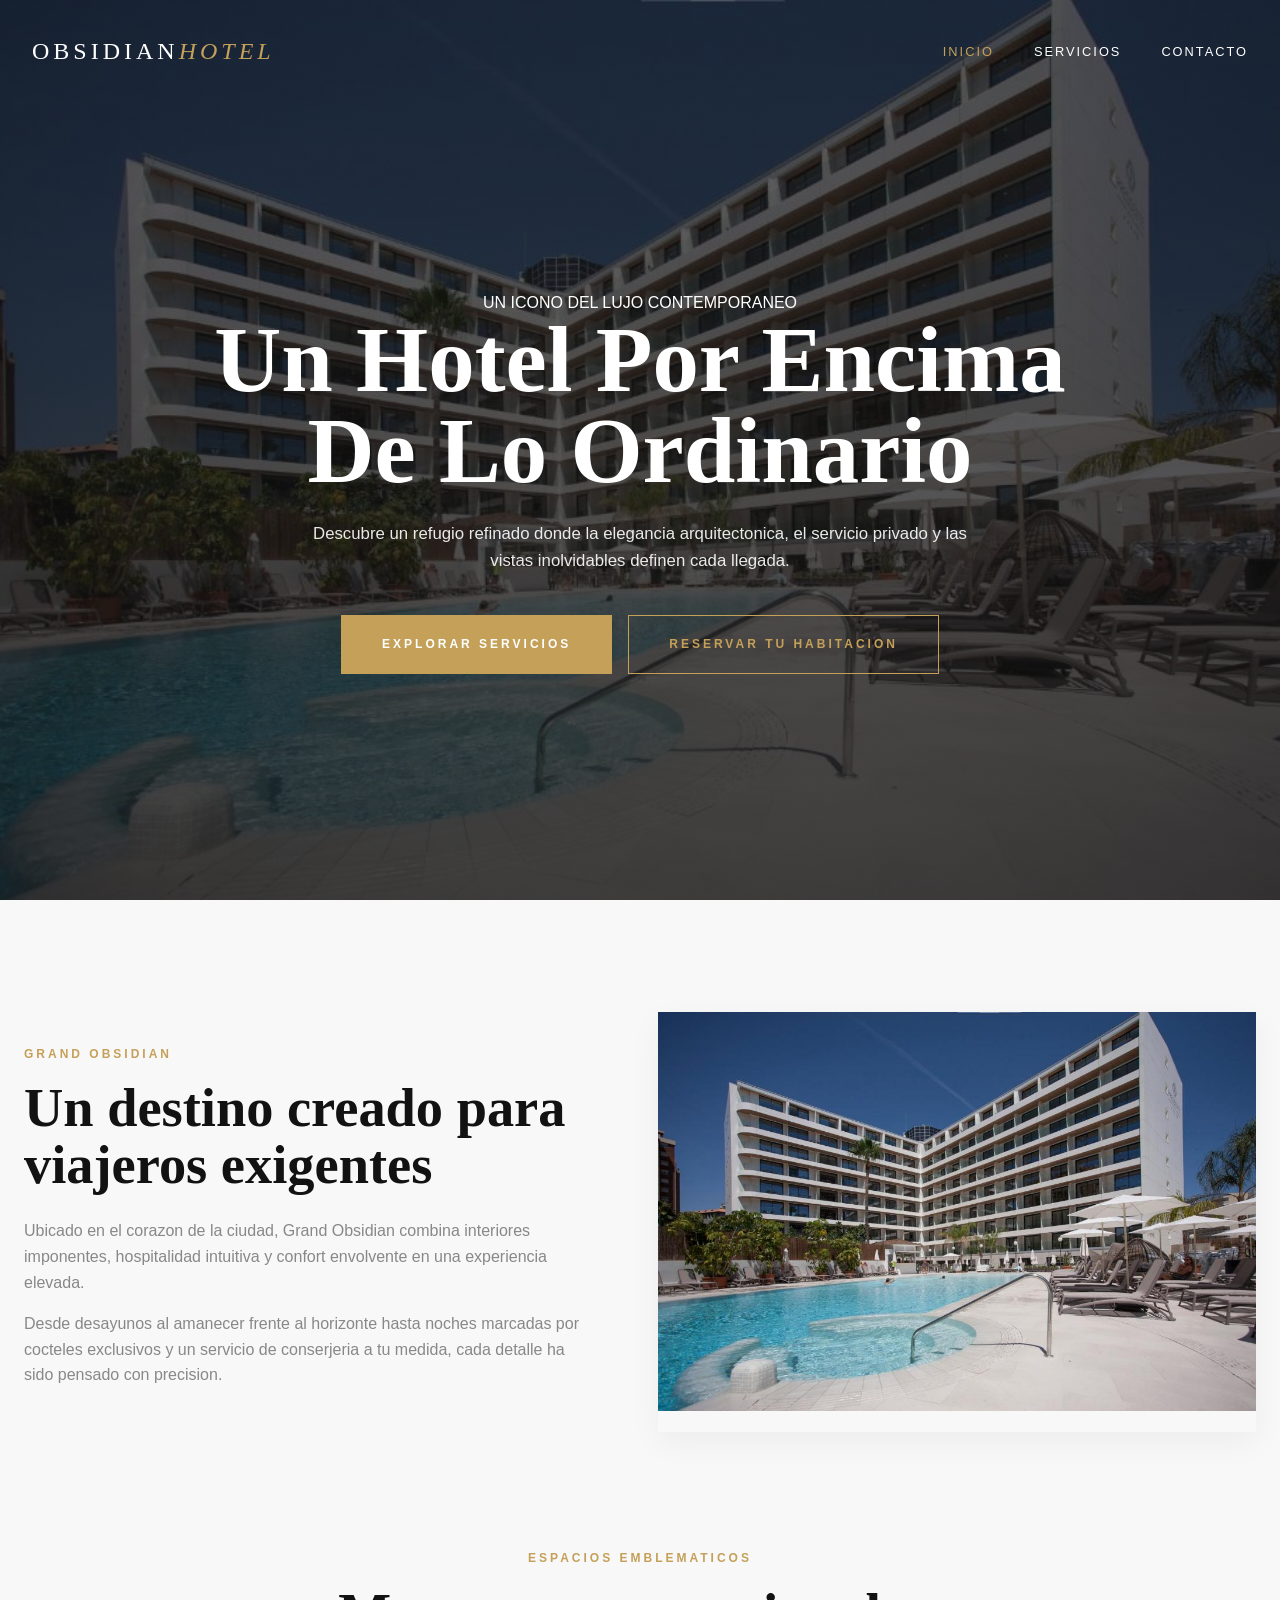
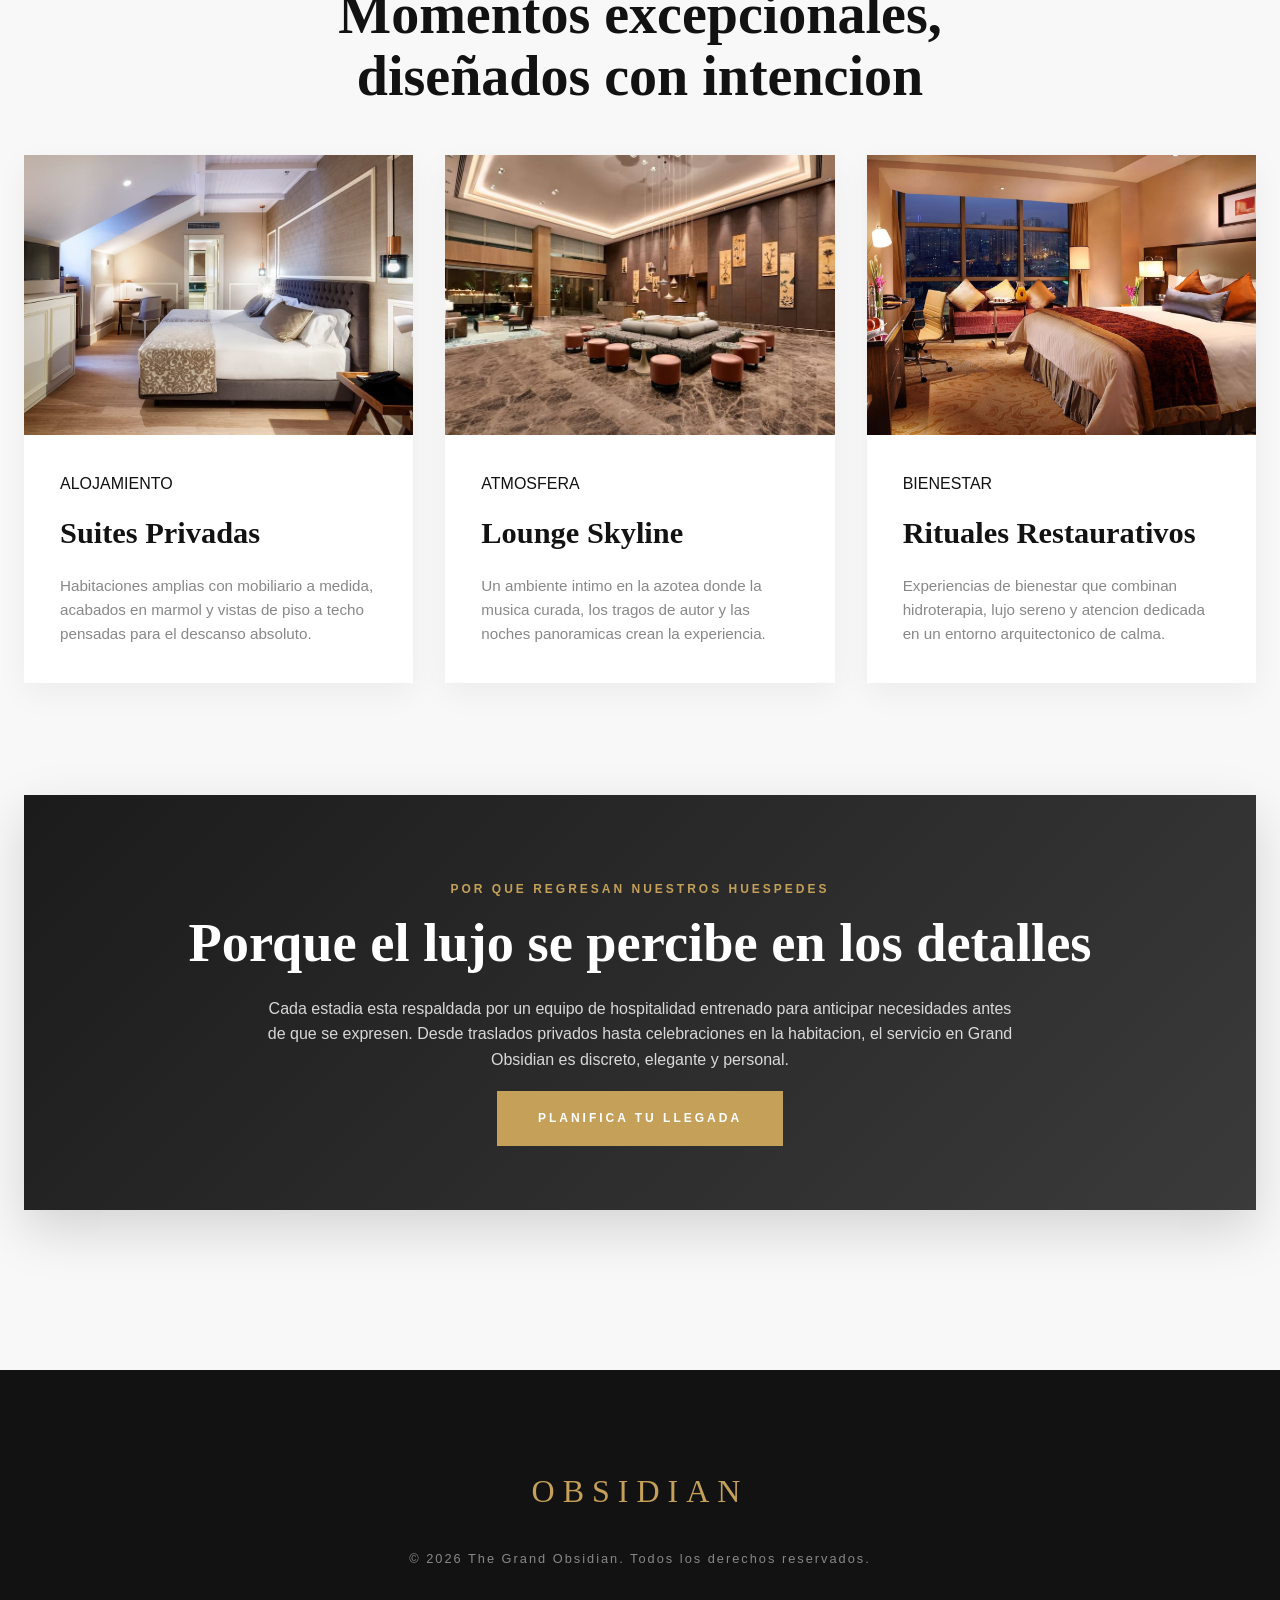
<file: index.html>
<!DOCTYPE html>
<html lang="es">
<head>
    <meta charset="UTF-8">
    <meta name="viewport" content="width=device-width, initial-scale=1.0">
    <title>Inicio | Hotel Obsidian</title>
    <link rel="stylesheet" href="css/style.css">
</head>
<body>

    <header class="main-header">
        <nav class="navbar" aria-label="Navegacion principal">
            <div class="logo">OBSIDIAN<span>HOTEL</span></div>

            <button class="menu-toggle" id="menu-btn" aria-label="Abrir menu">
                <span class="bar"></span>
                <span class="bar"></span>
            </button>

            <ul class="nav-links" id="nav-list">
                <li><a href="index.html" class="active">Inicio</a></li>
                <li><a href="servicios.html">Servicios</a></li>
                <li><a href="contacto.html">Contacto</a></li>
            </ul>
        </nav>
    </header>

    <main>
        <section class="home-hero" aria-labelledby="home-hero-title">
            <div class="home-hero__overlay">
                <div class="home-hero__content">
                    <span class="subtitle">UN ICONO DEL LUJO CONTEMPORANEO</span>
                    <h1 id="home-hero-title">Un Hotel Por Encima De Lo Ordinario</h1>
                    <p>Descubre un refugio refinado donde la elegancia arquitectonica, el servicio privado y las vistas inolvidables definen cada llegada.</p>
                    <div class="home-hero__actions">
                        <a href="servicios.html" class="btn-gold-ghost fill">Explorar Servicios</a>
                        <a href="contacto.html" class="btn-gold-ghost">Reservar Tu Habitacion</a>
                    </div>
                </div>
            </div>
        </section>

        <section class="home-intro" aria-labelledby="home-intro-title">
            <div class="home-intro__grid">
                <article class="home-intro__copy">
                    <span class="section-kicker">GRAND OBSIDIAN</span>
                    <h2 id="home-intro-title">Un destino creado para viajeros exigentes</h2>
                    <p>Ubicado en el corazon de la ciudad, Grand Obsidian combina interiores imponentes, hospitalidad intuitiva y confort envolvente en una experiencia elevada.</p>
                    <p>Desde desayunos al amanecer frente al horizonte hasta noches marcadas por cocteles exclusivos y un servicio de conserjeria a tu medida, cada detalle ha sido pensado con precision.</p>
                </article>

                <figure class="home-intro__media">
                    <img src="images/mainhotel.jpg" alt="Lobby de hotel de lujo con iluminacion calida y diseno elegante">
                </figure>
            </div>
        </section>

        <section class="home-features" aria-labelledby="home-features-title">
            <div class="section-heading">
                <span class="section-kicker">ESPACIOS EMBLEMATICOS</span>
                <h2 id="home-features-title">Momentos excepcionales, diseñados con intencion</h2>
            </div>

            <div class="home-features__grid">
                <article class="feature-card">
                    <div class="feature-card__image">
                        <img src="images/hotelroom.jpg" alt="Suite de hotel de lujo con ventanas panoramicas">
                    </div>
                    <div class="feature-card__content">
                        <span class="card-tag">ALOJAMIENTO</span>
                        <h3>Suites Privadas</h3>
                        <p>Habitaciones amplias con mobiliario a medida, acabados en marmol y vistas de piso a techo pensadas para el descanso absoluto.</p>
                    </div>
                </article>

                <article class="feature-card">
                    <div class="feature-card__image">
                        <img src="images/loungehotel.jpg" alt="Lounge en azotea con asientos elegantes y vista a la ciudad">
                    </div>
                    <div class="feature-card__content">
                        <span class="card-tag">ATMOSFERA</span>
                        <h3>Lounge Skyline</h3>
                        <p>Un ambiente intimo en la azotea donde la musica curada, los tragos de autor y las noches panoramicas crean la experiencia.</p>
                    </div>
                </article>

                <article class="feature-card">
                    <div class="feature-card__image">
                        <img src="images/rituales.jpg" alt="Cabina de spa con velas y acabados premium">
                    </div>
                    <div class="feature-card__content">
                        <span class="card-tag">BIENESTAR</span>
                        <h3>Rituales Restaurativos</h3>
                        <p>Experiencias de bienestar que combinan hidroterapia, lujo sereno y atencion dedicada en un entorno arquitectonico de calma.</p>
                    </div>
                </article>
            </div>
        </section>

        <section class="home-story" aria-labelledby="home-story-title">
            <div class="home-story__panel">
                <span class="section-kicker">POR QUE REGRESAN NUESTROS HUESPEDES</span>
                <h2 id="home-story-title">Porque el lujo se percibe en los detalles</h2>
                <p>Cada estadia esta respaldada por un equipo de hospitalidad entrenado para anticipar necesidades antes de que se expresen. Desde traslados privados hasta celebraciones en la habitacion, el servicio en Grand Obsidian es discreto, elegante y personal.</p>
                <a href="contacto.html" class="btn-gold-ghost fill">Planifica Tu Llegada</a>
            </div>
        </section>
    </main>

    <footer class="main-footer">
        <div class="footer-logo">OBSIDIAN</div>
        <p>&copy; 2026 The Grand Obsidian. Todos los derechos reservados.</p>
    </footer>

    <script src="js/main.js"></script>
</body>
</html>
</file>
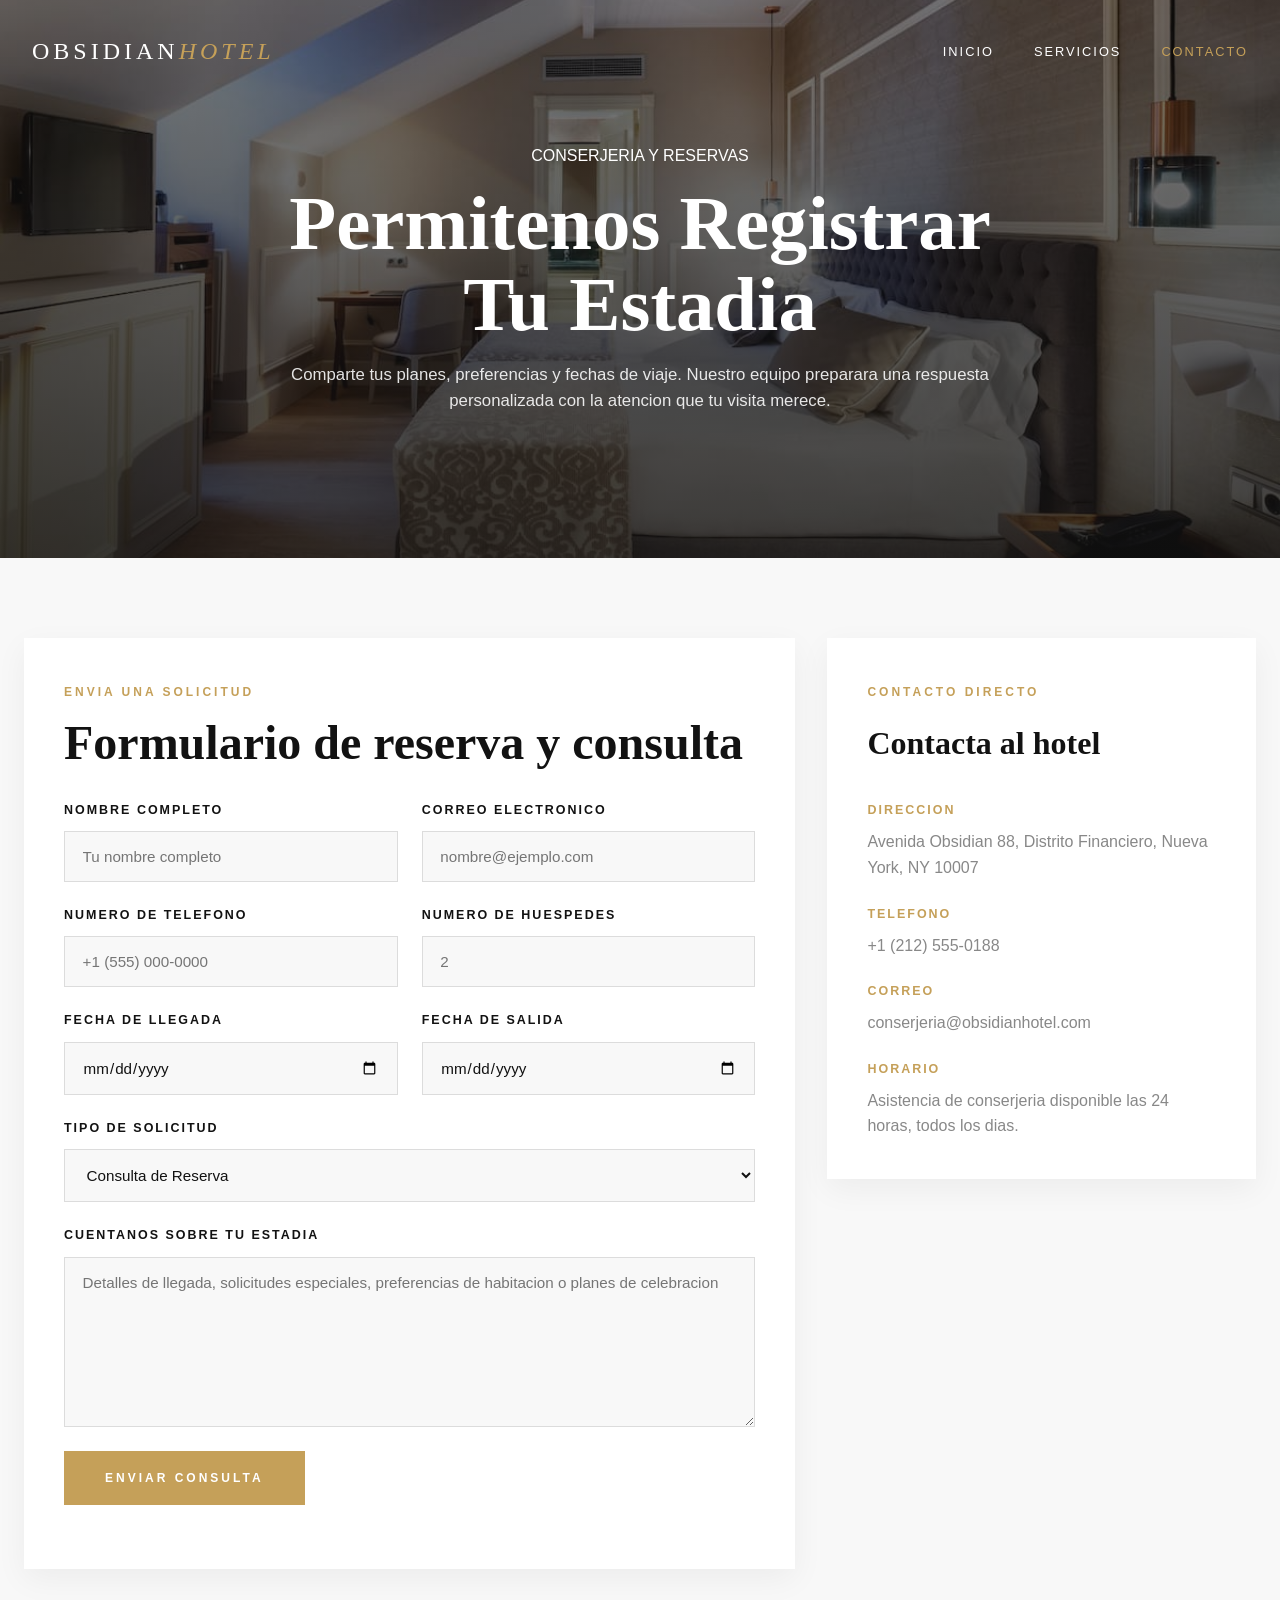
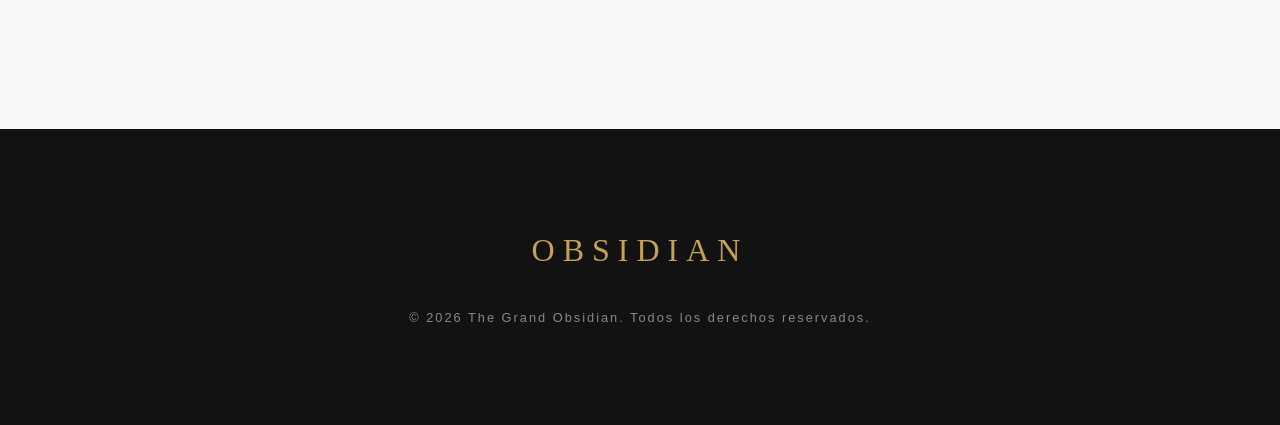
<file: contacto.html>
<!DOCTYPE html>
<html lang="es">
<head>
    <meta charset="UTF-8">
    <meta name="viewport" content="width=device-width, initial-scale=1.0">
    <title>Contacto | Hotel Obsidian</title>
    <link rel="stylesheet" href="css/style.css">

</head>
<body>

    <header class="main-header">
        <nav class="navbar" aria-label="Navegacion principal">
            <div class="logo">OBSIDIAN<span>HOTEL</span></div>

            <button class="menu-toggle" id="menu-btn" aria-label="Abrir menu">
                <span class="bar"></span>
                <span class="bar"></span>
            </button>

            <ul class="nav-links" id="nav-list">
                <li><a href="index.html">Inicio</a></li>
                <li><a href="servicios.html">Servicios</a></li>
                <li><a href="contacto.html" class="active">Contacto</a></li>
            </ul>
        </nav>
    </header>

    <main>
        <section class="contact-hero" aria-labelledby="contact-hero-title">
            <div class="contact-hero__overlay">
                <div class="contact-hero__content">
                    <span class="subtitle">CONSERJERIA Y RESERVAS</span>
                    <h1 id="contact-hero-title">Permitenos Registrar Tu Estadia</h1>
                    <p>Comparte tus planes, preferencias y fechas de viaje. Nuestro equipo preparara una respuesta personalizada con la atencion que tu visita merece.</p>
                </div>
            </div>
        </section>

        <section class="contact-layout" aria-labelledby="contact-form-title">
            <div class="contact-layout__grid">
                <article class="contact-form-card">
                    <span class="section-kicker">ENVIA UNA SOLICITUD</span>
                    <h2 id="contact-form-title">Formulario de reserva y consulta</h2>

                    <form class="contact-form" action="#" method="post">
                        <div class="contact-form__row">
                            <div class="form-group">
                                <label for="full-name">Nombre Completo</label>
                                <input type="text" id="full-name" name="full_name" class="form-input" placeholder="Tu nombre completo" required>
                            </div>

                            <div class="form-group">
                                <label for="email-address">Correo Electronico</label>
                                <input type="email" id="email-address" name="email_address" class="form-input" placeholder="nombre@ejemplo.com" required>
                            </div>
                        </div>

                        <div class="contact-form__row">
                            <div class="form-group">
                                <label for="phone-number">Numero de Telefono</label>
                                <input type="tel" id="phone-number" name="phone_number" class="form-input" placeholder="+1 (555) 000-0000">
                            </div>

                            <div class="form-group">
                                <label for="guest-count">Numero de Huespedes</label>
                                <input type="number" id="guest-count" name="guest_count" class="form-input" min="1" placeholder="2">
                            </div>
                        </div>

                        <div class="contact-form__row">
                            <div class="form-group">
                                <label for="arrival-date">Fecha de Llegada</label>
                                <input type="date" id="arrival-date" name="arrival_date" class="form-input">
                            </div>

                            <div class="form-group">
                                <label for="departure-date">Fecha de Salida</label>
                                <input type="date" id="departure-date" name="departure_date" class="form-input">
                            </div>
                        </div>

                        <div class="form-group">
                            <label for="request-type">Tipo de Solicitud</label>
                            <select id="request-type" name="request_type" class="form-input">
                                <option value="reservation">Consulta de Reserva</option>
                                <option value="event">Evento Privado</option>
                                <option value="spa">Reserva de Bienestar</option>
                                <option value="dining">Reserva Gastronomica</option>
                            </select>
                        </div>

                        <div class="form-group">
                            <label for="guest-message">Cuentanos Sobre Tu Estadia</label>
                            <textarea id="guest-message" name="guest_message" class="form-input form-textarea" rows="6" placeholder="Detalles de llegada, solicitudes especiales, preferencias de habitacion o planes de celebracion"></textarea>
                        </div>

                        <button type="submit" id="contact-submit" name="contact_submit" class="btn-gold-ghost fill form-submit-btn">Enviar Consulta</button>
                    </form>
                </article>

                <aside class="contact-sidebar" aria-labelledby="contact-details-title">
                    <article class="contact-info-card">
                        <span class="section-kicker">CONTACTO DIRECTO</span>
                        <h2 id="contact-details-title">Contacta al hotel</h2>

                        <div class="contact-info-list">
                            <div class="contact-info-item">
                                <h3>Direccion</h3>
                                <p>Avenida Obsidian 88, Distrito Financiero, Nueva York, NY 10007</p>
                            </div>

                            <div class="contact-info-item">
                                <h3>Telefono</h3>
                                <p><a href="tel:+12125550188">+1 (212) 555-0188</a></p>
                            </div>

                            <div class="contact-info-item">
                                <h3>Correo</h3>
                                <p><a href="mailto:conserjeria@obsidianhotel.com">conserjeria@obsidianhotel.com</a></p>
                            </div>

                            <div class="contact-info-item">
                                <h3>Horario</h3>
                                <p>Asistencia de conserjeria disponible las 24 horas, todos los dias.</p>
                            </div>
                        </div>
                    </article>

                </aside>
            </div>
        </section>
    </main>

    <footer class="main-footer">
        <div class="footer-logo">OBSIDIAN</div>
        <p>&copy; 2026 The Grand Obsidian. Todos los derechos reservados.</p>
    </footer>

    <script src="js/main.js"></script>
</body>
</html>
</file>
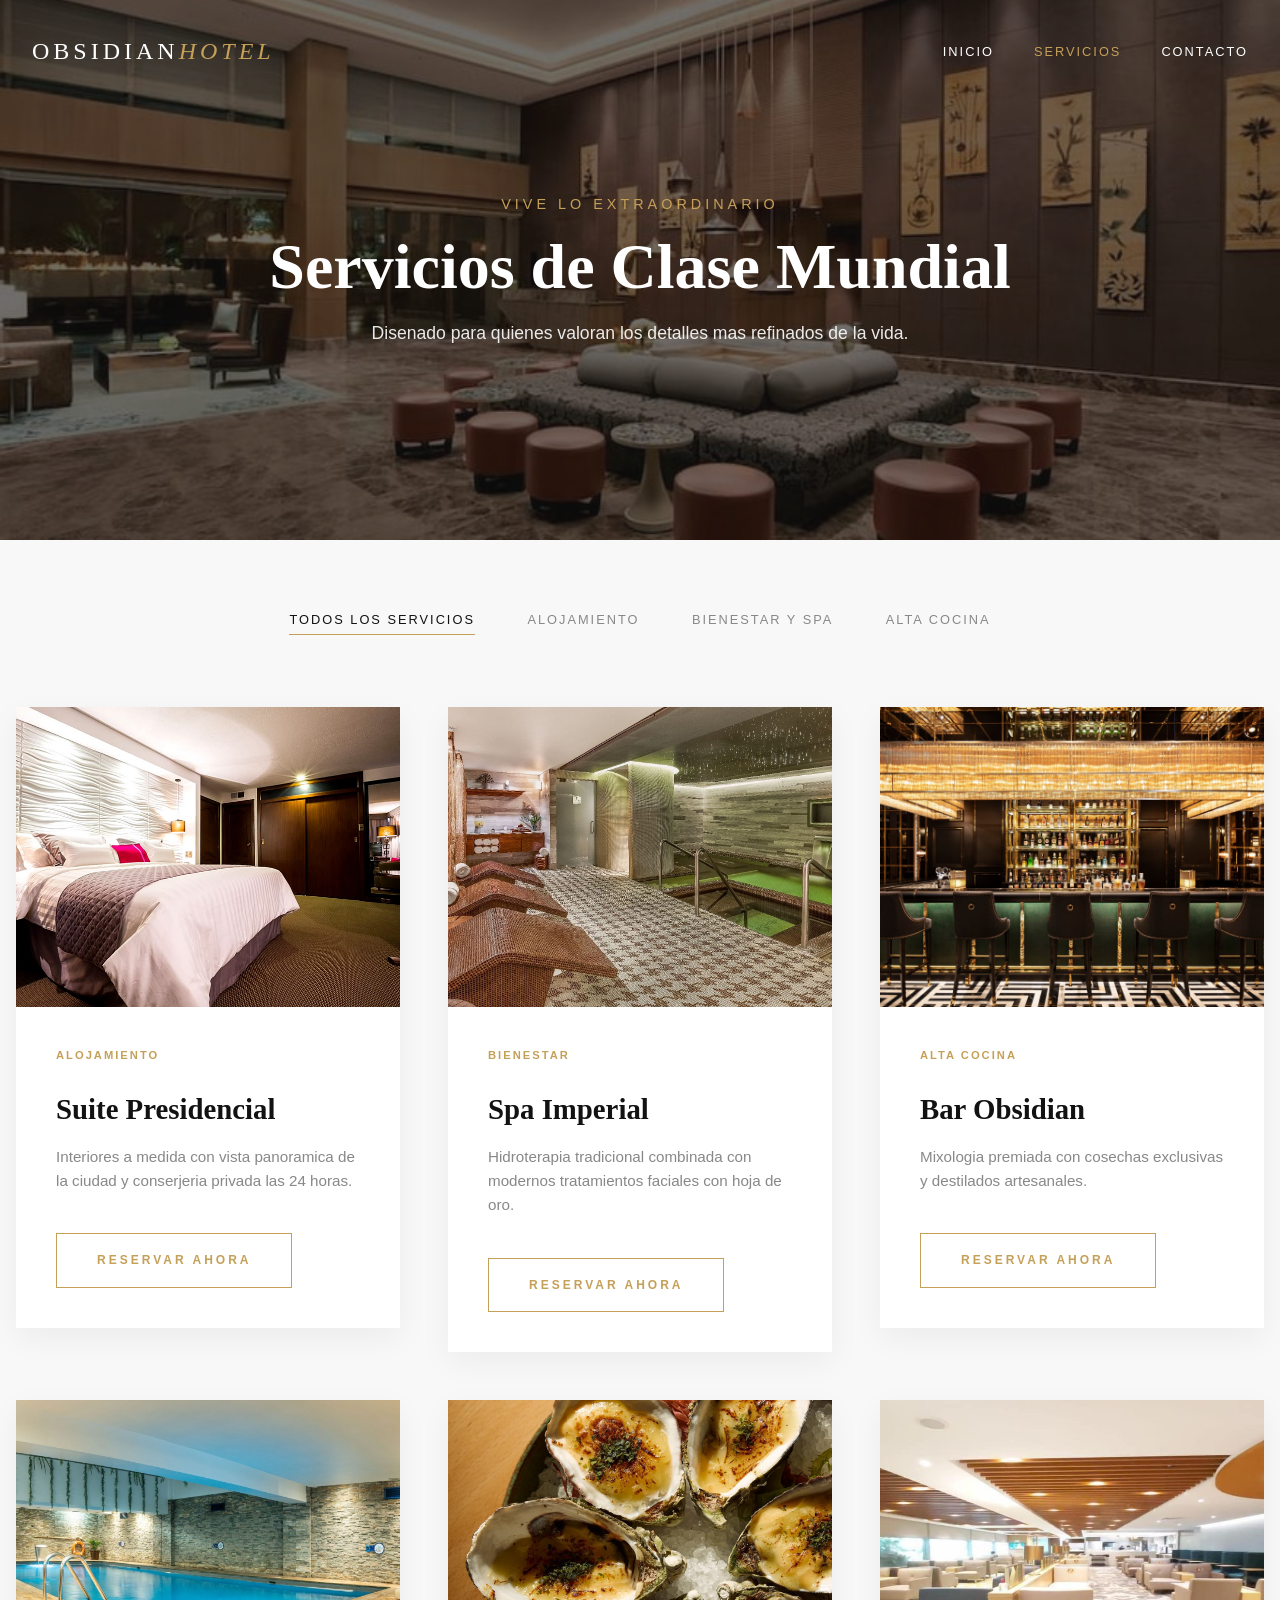
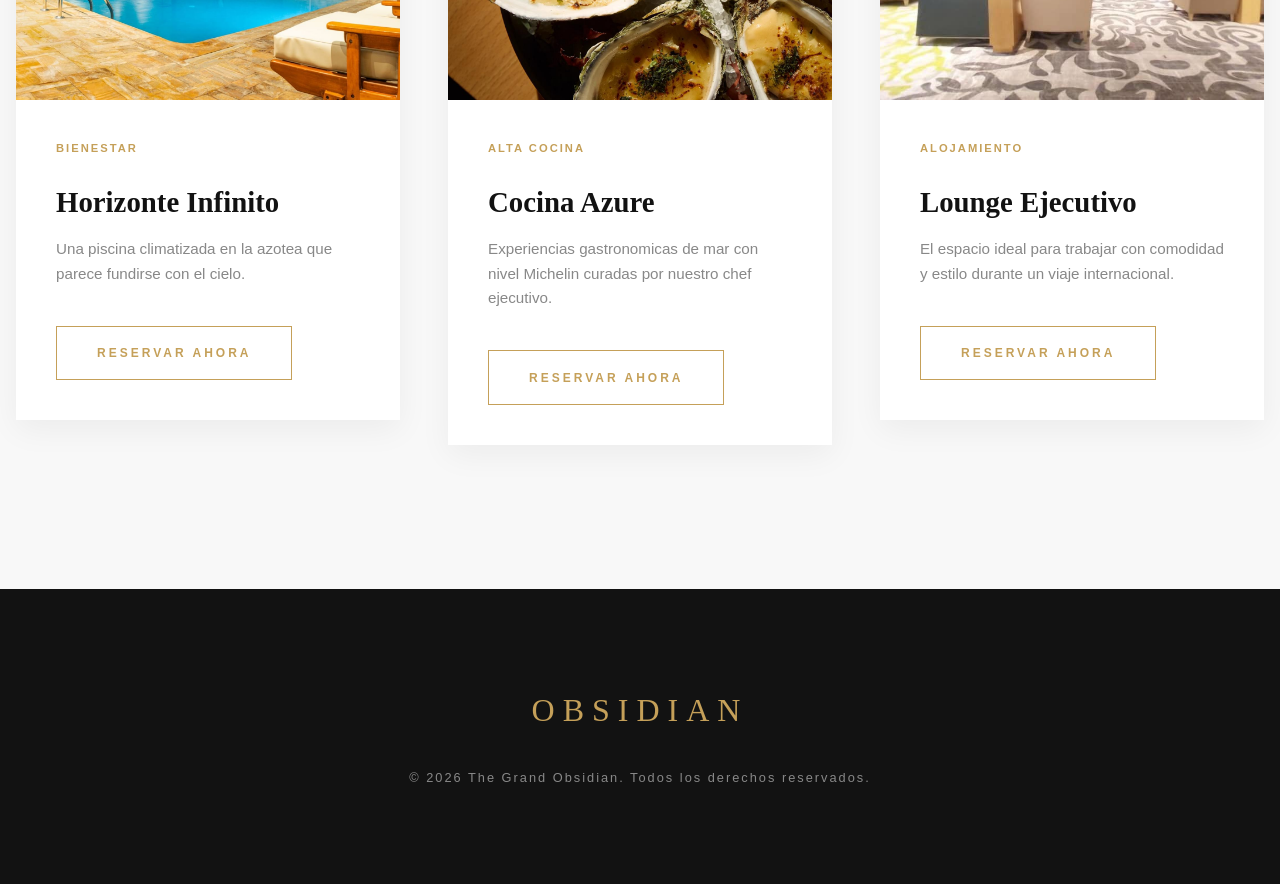
<file: servicios.html>
<!DOCTYPE html>
<html lang="es">
<head>
    <meta charset="UTF-8">
    <meta name="viewport" content="width=device-width, initial-scale=1.0">
    <title>Servicios | Hotel Obsidian</title>
    <link rel="stylesheet" href="css/style.css">

</head>
<body>

    <header class="main-header">
        <nav class="navbar">
            <div class="logo">OBSIDIAN<span>HOTEL</span></div>
            
            <button class="menu-toggle" id="menu-btn" aria-label="Abrir menu">
                <span class="bar"></span>
                <span class="bar"></span>
            </button>

            <ul class="nav-links" id="nav-list">
                <li><a href="index.html">Inicio</a></li>
                <li><a href="servicios.html" class="active">Servicios</a></li>
                <li><a href="contacto.html">Contacto</a></li>
            </ul>
        </nav>
    </header>

    <main>
        <section class="hero-section">
            <div class="hero-overlay">
                <div class="hero-content">
                    <span class="subtitle">VIVE LO EXTRAORDINARIO</span>
                    <h1>Servicios de Clase Mundial</h1>
                    <p>Disenado para quienes valoran los detalles mas refinados de la vida.</p>
                </div>
            </div>
        </section>

        <!-- Category Filters -->
        <section class="filters-container" aria-label="Filtros de servicios">
            <div class="filter-group">
                <button class="btn-filter active" data-filter="all">TODOS LOS SERVICIOS</button>
                <button class="btn-filter" data-filter="rooms">ALOJAMIENTO</button>
                <button class="btn-filter" data-filter="wellness">BIENESTAR Y SPA</button>
                <button class="btn-filter" data-filter="dining">ALTA COCINA</button>
            </div>
        </section>


        <section class="services-wrapper">
            <div class="services-flex">
                

                <article class="service-card" data-category="rooms">
                    <div class="card-img-wrapper">
                        <img src="images/presidencial.jpg" alt="Suite presidencial">
                    </div>
                    <div class="card-content">
                        <span class="card-tag">ALOJAMIENTO</span>
                        <h3>Suite Presidencial</h3>
                        <p>Interiores a medida con vista panoramica de la ciudad y conserjeria privada las 24 horas.</p>
                        <button class="btn-gold-ghost">RESERVAR AHORA</button>
                    </div>
                </article>


                <article class="service-card" data-category="wellness">
                    <div class="card-img-wrapper">
                        <img src="images/spa.jpg" alt="Spa imperial">
                    </div>
                    <div class="card-content">
                        <span class="card-tag">BIENESTAR</span>
                        <h3>Spa Imperial</h3>
                        <p>Hidroterapia tradicional combinada con modernos tratamientos faciales con hoja de oro.</p>
                        <button class="btn-gold-ghost">RESERVAR AHORA</button>
                    </div>
                </article>


                <article class="service-card" data-category="dining">
                    <div class="card-img-wrapper">
                        <img src="images/bar.jpg" alt="Bar de mixologia">
                    </div>
                    <div class="card-content">
                        <span class="card-tag">ALTA COCINA</span>
                        <h3>Bar Obsidian</h3>
                        <p>Mixologia premiada con cosechas exclusivas y destilados artesanales.</p>
                        <button class="btn-gold-ghost">RESERVAR AHORA</button>
                    </div>
                </article>

                <article class="service-card" data-category="wellness">
                    <div class="card-img-wrapper">
                        <img src="images/horizonte.jpg" alt="Piscina infinita">
                    </div>
                    <div class="card-content">
                        <span class="card-tag">BIENESTAR</span>
                        <h3>Horizonte Infinito</h3>
                        <p>Una piscina climatizada en la azotea que parece fundirse con el cielo.</p>
                        <button class="btn-gold-ghost">RESERVAR AHORA</button>
                    </div>
                </article>

                <article class="service-card" data-category="dining">
                    <div class="card-img-wrapper">
                        <img src="images/comida.jpg" alt="Restaurante Michelin">
                    </div>
                    <div class="card-content">
                        <span class="card-tag">ALTA COCINA</span>
                        <h3>Cocina Azure</h3>
                        <p>Experiencias gastronomicas de mar con nivel Michelin curadas por nuestro chef ejecutivo.</p>
                        <button class="btn-gold-ghost">RESERVAR AHORA</button>
                    </div>
                </article>

                <article class="service-card" data-category="rooms">
                    <div class="card-img-wrapper">
                        <img src="images/loungeejecutivo.jpg" alt="Lounge ejecutivo">
                    </div>
                    <div class="card-content">
                        <span class="card-tag">ALOJAMIENTO</span>
                        <h3>Lounge Ejecutivo</h3>
                        <p>El espacio ideal para trabajar con comodidad y estilo durante un viaje internacional.</p>
                        <button class="btn-gold-ghost">RESERVAR AHORA</button>
                    </div>
                </article>

            </div>
        </section>
    </main>

    <footer class="main-footer">
        <div class="footer-logo">OBSIDIAN</div>
        <p>&copy; 2026 The Grand Obsidian. Todos los derechos reservados.</p>
    </footer>

    <div id="booking-modal" class="modal-overlay">
        <div class="modal-content">
            <button class="close-modal" id="close-modal" aria-label="Cerrar modal">&times;</button>
            <h2>Consulta de Reserva</h2>
            <div class="modal-divider"></div>
            <p>Nuestro equipo de conserjeria te asistira en breve para finalizar tu experiencia.</p>
            <button class="btn-gold-ghost fill">CONFIRMAR INTERES</button>
        </div>
    </div>

    <script src="js/main.js"></script>
</body>
</html>
</file>
<file: css/style.css>
.main-header {
  background-color: transparent;
  position: absolute;
  top: 0;
  left: 0;
  width: 100%;
  z-index: 100;
  padding: 2rem 0;
  color: #FFFFFF;
}
.main-header .navbar {
  display: flex;
  justify-content: space-between;
  align-items: center;
  max-width: 1400px;
  margin: 0 auto;
  padding: 0 2rem;
}
.main-header .navbar .logo {
  font-size: 1.5rem;
  font-family: "Playfair Display", serif;
  letter-spacing: 4px;
  color: #FFFFFF;
}
.main-header .navbar .logo span {
  color: #C5A059;
  font-style: italic;
  font-weight: 300;
}
.main-header .navbar .nav-links {
  display: none;
  list-style: none;
  gap: 2.5rem;
}
.main-header .navbar .nav-links.active {
  display: flex;
  flex-direction: column;
  position: fixed;
  top: 0;
  left: 0;
  width: 100%;
  height: 100vh;
  background-color: #121212;
  justify-content: center;
  align-items: center;
  z-index: 200;
}
.main-header .navbar .nav-links a {
  color: #FFFFFF;
  text-decoration: none;
  font-family: "Montserrat", sans-serif;
  font-size: 0.8rem;
  letter-spacing: 2px;
  text-transform: uppercase;
  transition: color 0.3s;
}
.main-header .navbar .nav-links a:hover, .main-header .navbar .nav-links a.active {
  color: #C5A059;
}
.main-header .navbar .menu-toggle {
  background: none;
  border: none;
  cursor: pointer;
  z-index: 300;
  display: flex;
  flex-direction: column;
  gap: 8px;
}
.main-header .navbar .menu-toggle .bar {
  width: 30px;
  height: 1px;
  background-color: #FFFFFF;
  transition: all 0.5s cubic-bezier(0.4, 0, 0.2, 1);
}
.main-header .navbar .menu-toggle.is-open .bar:nth-child(1) {
  transform: rotate(45deg) translate(6px, 6px);
}
.main-header .navbar .menu-toggle.is-open .bar:nth-child(2) {
  transform: rotate(-45deg) translate(0, 0);
}

.main-footer {
  background-color: #121212;
  color: #FFFFFF;
  padding: 6rem 2rem;
  text-align: center;
  margin-top: 3rem;
}
.main-footer .footer-logo {
  font-family: "Playfair Display", serif;
  font-size: 2rem;
  letter-spacing: 8px;
  margin-bottom: 2rem;
  color: #C5A059;
}
.main-footer p {
  font-size: 0.8rem;
  letter-spacing: 2px;
  color: #888888;
}

.hero-section {
  height: 60vh;
  background: url("../images/loungehotel.jpg") center/cover no-repeat;
}
.hero-section .hero-overlay {
  height: 100%;
  background-color: rgba(18, 18, 18, 0.6);
  display: flex;
  align-items: center;
  justify-content: center;
  text-align: center;
  color: #FFFFFF;
  padding: 0 2rem;
}
.hero-section .hero-content .subtitle {
  font-size: 0.9rem;
  letter-spacing: 4px;
  color: #C5A059;
  text-transform: uppercase;
  display: block;
  margin-bottom: 0.5rem;
}
.hero-section .hero-content h1 {
  font-family: "Playfair Display", serif;
  font-size: clamp(2.5rem, 8vw, 4rem);
  margin: 1rem 0;
  line-height: 1.1;
}
.hero-section .hero-content p {
  font-weight: 300;
  font-size: 1.1rem;
  opacity: 0.9;
  max-width: 600px;
  margin: 0 auto;
}

.filters-container {
  padding: 4rem 1rem 2rem;
  text-align: center;
}
.filters-container .btn-filter {
  background: none;
  border: none;
  font-family: "Montserrat", sans-serif;
  font-size: 0.8rem;
  letter-spacing: 2px;
  margin: 0.5rem 1.5rem;
  padding-bottom: 8px;
  cursor: pointer;
  color: #888888;
  position: relative;
  transition: all 0.5s cubic-bezier(0.4, 0, 0.2, 1);
  font-weight: 500;
}
.filters-container .btn-filter::after {
  content: "";
  position: absolute;
  bottom: 0;
  left: 0;
  width: 0%;
  height: 1px;
  background-color: #C5A059;
  transition: all 0.5s cubic-bezier(0.4, 0, 0.2, 1);
}
.filters-container .btn-filter.active, .filters-container .btn-filter:hover {
  color: #121212;
}
.filters-container .btn-filter.active::after, .filters-container .btn-filter:hover::after {
  width: 100%;
}

.services-wrapper {
  max-width: 1400px;
  margin: 0 auto;
  padding: 2rem 1rem 6rem;
}
.services-wrapper .services-flex {
  display: flex;
  flex-direction: column;
  gap: 3rem;
}
.services-wrapper .service-card {
  background-color: #FFFFFF;
  box-shadow: 0 10px 30px rgba(0, 0, 0, 0.05);
  transition: all 0.5s cubic-bezier(0.4, 0, 0.2, 1);
  display: flex;
  flex-direction: column;
  height: 100%;
}
.services-wrapper .service-card:hover {
  transform: translateY(-12px);
  box-shadow: 0 20px 50px rgba(0, 0, 0, 0.15);
}
.services-wrapper .service-card .card-img-wrapper {
  height: 300px;
  overflow: hidden;
  position: relative;
}
.services-wrapper .service-card .card-img-wrapper img {
  width: 100%;
  height: 100%;
  object-fit: cover;
  transition: all 0.5s cubic-bezier(0.4, 0, 0.2, 1);
}
.services-wrapper .service-card:hover .card-img-wrapper img {
  transform: scale(1.1);
}
.services-wrapper .service-card .card-content {
  padding: 2.5rem;
  flex-grow: 1;
  display: flex;
  flex-direction: column;
}
.services-wrapper .service-card .card-content .card-tag {
  color: #C5A059;
  font-size: 0.7rem;
  letter-spacing: 2px;
  font-weight: 600;
  display: block;
  margin-bottom: 0.5rem;
}
.services-wrapper .service-card .card-content h3 {
  font-family: "Playfair Display", serif;
  font-size: 1.8rem;
  margin: 0.8rem 0;
  color: #121212;
}
.services-wrapper .service-card .card-content p {
  color: #888888;
  margin-bottom: 2.5rem;
  font-weight: 300;
  font-size: 0.95rem;
}
.services-wrapper .service-card .card-content .btn-gold-ghost {
  margin-top: auto;
}

.btn-gold-ghost {
  background: none;
  border: 1px solid #C5A059;
  color: #C5A059;
  padding: 1.2rem 2.5rem;
  font-size: 0.75rem;
  letter-spacing: 3px;
  cursor: pointer;
  transition: all 0.5s cubic-bezier(0.4, 0, 0.2, 1);
  align-self: flex-start;
  font-weight: 600;
  text-transform: uppercase;
}
.btn-gold-ghost:hover, .btn-gold-ghost.fill {
  background-color: #C5A059;
  color: #FFFFFF;
}

.modal-overlay {
  position: fixed;
  inset: 0;
  background-color: rgba(18, 18, 18, 0.95);
  display: none;
  align-items: center;
  justify-content: center;
  z-index: 2000;
  padding: 1rem;
  backdrop-filter: blur(5px);
}
.modal-overlay .modal-content {
  background-color: #FFFFFF;
  padding: 5rem 3rem;
  max-width: 550px;
  width: 100%;
  text-align: center;
  position: relative;
  box-shadow: 0 20px 50px rgba(0, 0, 0, 0.15);
}
.modal-overlay .modal-content h2 {
  font-family: "Playfair Display", serif;
  font-size: 2.5rem;
  color: #121212;
}
.modal-overlay .modal-content .modal-divider {
  width: 60px;
  height: 1px;
  background-color: #C5A059;
  margin: 2rem auto;
}
.modal-overlay .modal-content p {
  color: #888888;
  margin-bottom: 3rem;
  font-weight: 300;
}
.modal-overlay .modal-content .close-modal {
  position: absolute;
  top: 2rem;
  right: 2rem;
  background: none;
  border: none;
  font-size: 2.5rem;
  cursor: pointer;
  color: #121212;
  line-height: 1;
}
.modal-overlay .modal-content .btn-gold-ghost.fill {
  margin-top: 1.5rem;
}

.section-heading {
  text-align: center;
  max-width: 760px;
  margin: 0 auto 3rem;
}
.section-heading h2 {
  font-family: "Playfair Display", serif;
  font-size: clamp(2.2rem, 5vw, 3.5rem);
  color: #121212;
  line-height: 1.1;
}

.home-hero {
  min-height: 100vh;
  background: url("../images/mainhotel.jpg") center/cover no-repeat;
}
.home-hero__overlay {
  min-height: 100vh;
  background: linear-gradient(180deg, rgba(18, 18, 18, 0.58) 0%, rgba(18, 18, 18, 0.78) 100%);
  display: flex;
  align-items: center;
  justify-content: center;
  padding: 8rem 1.5rem 4rem;
}
.home-hero__content {
  max-width: 900px;
  text-align: center;
  color: #FFFFFF;
}
.home-hero__content h1 {
  font-family: "Playfair Display", serif;
  font-size: clamp(3rem, 9vw, 5.8rem);
  line-height: 0.98;
  margin-bottom: 1.5rem;
}
.home-hero__content p {
  max-width: 680px;
  margin: 0 auto;
  font-size: 1.05rem;
  font-weight: 300;
  color: rgba(255, 255, 255, 0.9);
}
.home-hero__actions {
  display: flex;
  flex-direction: column;
  align-items: center;
  gap: 1rem;
  margin-top: 2.5rem;
}
.home-hero__actions .btn-gold-ghost {
  min-width: 220px;
  text-align: center;
  text-decoration: none;
}

.home-intro {
  padding: 7rem 1.5rem;
}
.home-intro__grid {
  max-width: 1400px;
  margin: 0 auto;
  display: grid;
  gap: 2.5rem;
  align-items: center;
}
.home-intro__copy h2 {
  font-family: "Playfair Display", serif;
  font-size: clamp(2.2rem, 5vw, 3.4rem);
  color: #121212;
  margin-bottom: 1.5rem;
  line-height: 1.05;
}
.home-intro__copy p {
  color: #888888;
  font-weight: 300;
  font-size: 1rem;
  max-width: 620px;
  margin-bottom: 1rem;
}
.home-intro__media {
  min-height: 420px;
  overflow: hidden;
  box-shadow: 0 10px 30px rgba(0, 0, 0, 0.05);
}
.home-intro__media img {
  width: 100%;
  height: 100%;
  display: block;
  object-fit: cover;
}

.home-features {
  padding: 0 1.5rem 7rem;
}
.home-features__grid {
  max-width: 1400px;
  margin: 0 auto;
  display: grid;
  gap: 2rem;
}

.feature-card {
  background-color: #FFFFFF;
  display: flex;
  flex-direction: column;
  height: 100%;
  box-shadow: 0 10px 30px rgba(0, 0, 0, 0.05);
  transition: all 0.5s cubic-bezier(0.4, 0, 0.2, 1);
}
.feature-card:hover {
  transform: translateY(-12px);
  box-shadow: 0 20px 50px rgba(0, 0, 0, 0.15);
}
.feature-card__image {
  height: 280px;
  overflow: hidden;
}
.feature-card__image img {
  width: 100%;
  height: 100%;
  object-fit: cover;
  display: block;
  transition: all 0.5s cubic-bezier(0.4, 0, 0.2, 1);
}
.feature-card:hover .feature-card__image img {
  transform: scale(1.08);
}
.feature-card__content {
  padding: 2.25rem;
}
.feature-card__content h3 {
  font-family: "Playfair Display", serif;
  font-size: 1.9rem;
  margin: 0.75rem 0 1rem;
  color: #121212;
}
.feature-card__content p {
  color: #888888;
  font-size: 0.95rem;
  font-weight: 300;
}

.home-story {
  padding: 0 1.5rem 7rem;
}
.home-story__panel {
  max-width: 1400px;
  margin: 0 auto;
  background: linear-gradient(135deg, rgba(18, 18, 18, 0.96) 0%, rgba(38, 38, 38, 0.9) 100%);
  color: #FFFFFF;
  padding: 4rem 2rem;
  text-align: center;
  box-shadow: 0 20px 50px rgba(0, 0, 0, 0.15);
}
.home-story__panel h2 {
  font-family: "Playfair Display", serif;
  font-size: clamp(2.1rem, 5vw, 3.4rem);
  line-height: 1.05;
  margin-bottom: 1.5rem;
}
.home-story__panel p {
  max-width: 760px;
  margin: 0 auto 2rem;
  font-weight: 300;
  color: rgba(255, 255, 255, 0.82);
}
.home-story__panel .btn-gold-ghost {
  text-decoration: none;
}

.contact-hero {
  height: 62vh;
  background: url("../images/hotelroom.jpg") center/cover no-repeat;
}
.contact-hero__overlay {
  height: 100%;
  background: linear-gradient(180deg, rgba(18, 18, 18, 0.55) 0%, rgba(18, 18, 18, 0.8) 100%);
  display: flex;
  align-items: center;
  justify-content: center;
  text-align: center;
  padding: 0 1.5rem;
}
.contact-hero__content {
  max-width: 760px;
  color: #FFFFFF;
}
.contact-hero__content h1 {
  font-family: "Playfair Display", serif;
  font-size: clamp(2.8rem, 8vw, 4.8rem);
  margin: 1rem 0;
  line-height: 1.05;
}
.contact-hero__content p {
  font-size: 1.05rem;
  font-weight: 300;
  color: rgba(255, 255, 255, 0.88);
}

.contact-layout {
  padding: 5rem 1.5rem 7rem;
}
.contact-layout__grid {
  max-width: 1400px;
  margin: 0 auto;
  display: grid;
  gap: 2rem;
  align-items: start;
}

.contact-form-card,
.contact-info-card,
.map-card {
  background-color: #FFFFFF;
  box-shadow: 0 10px 30px rgba(0, 0, 0, 0.05);
}

.contact-form-card {
  padding: 2.5rem;
}
.contact-form-card h2 {
  font-family: "Playfair Display", serif;
  font-size: clamp(2rem, 5vw, 3rem);
  color: #121212;
  line-height: 1.05;
  margin-bottom: 2rem;
}

.contact-form {
  display: flex;
  flex-direction: column;
  gap: 1.5rem;
}
.contact-form__row {
  display: grid;
  gap: 1.5rem;
}

.form-group {
  display: flex;
  flex-direction: column;
  gap: 0.65rem;
}
.form-group label {
  color: #121212;
  font-size: 0.78rem;
  letter-spacing: 2px;
  text-transform: uppercase;
  font-weight: 600;
}

.form-input {
  width: 100%;
  border: 1px solid rgba(18, 18, 18, 0.12);
  background-color: #F8F8F8;
  color: #121212;
  padding: 1rem 1.1rem;
  font-family: "Montserrat", sans-serif;
  font-size: 0.95rem;
  transition: all 0.5s cubic-bezier(0.4, 0, 0.2, 1);
}
.form-input:focus {
  outline: none;
  border-color: #C5A059;
  background-color: #FFFFFF;
  box-shadow: 0 0 0 3px rgba(197, 160, 89, 0.12);
}

.form-textarea {
  resize: vertical;
  min-height: 170px;
}

.form-submit-btn {
  align-self: flex-start;
}

.contact-sidebar {
  display: grid;
  gap: 2rem;
}

.contact-info-card,
.map-card {
  padding: 2.5rem;
}
.contact-info-card h2,
.map-card h2 {
  font-family: "Playfair Display", serif;
  font-size: 2rem;
  color: #121212;
  margin-bottom: 2rem;
}

.contact-info-list {
  display: grid;
  gap: 1.5rem;
}

.contact-info-item h3 {
  font-size: 0.78rem;
  letter-spacing: 2px;
  text-transform: uppercase;
  color: #C5A059;
  margin-bottom: 0.5rem;
}
.contact-info-item p,
.contact-info-item a {
  color: #888888;
  text-decoration: none;
  font-weight: 300;
}
.contact-info-item a:hover {
  color: #121212;
}

.map-visual {
  position: relative;
  min-height: 320px;
  background: linear-gradient(135deg, #f1ede4 0%, #ffffff 100%);
  overflow: hidden;
  border: 1px solid rgba(18, 18, 18, 0.08);
}
.map-visual__grid {
  position: absolute;
  inset: 0;
  background-image: linear-gradient(rgba(18, 18, 18, 0.08) 1px, transparent 1px), linear-gradient(90deg, rgba(18, 18, 18, 0.08) 1px, transparent 1px), linear-gradient(120deg, rgba(197, 160, 89, 0.3) 0%, rgba(197, 160, 89, 0) 35%);
  background-size: 54px 54px, 54px 54px, 100% 100%;
}
.map-visual::before, .map-visual::after {
  content: "";
  position: absolute;
  background-color: rgba(18, 18, 18, 0.08);
}
.map-visual::before {
  width: 180%;
  height: 14px;
  top: 46%;
  left: -20%;
  transform: rotate(-18deg);
}
.map-visual::after {
  width: 14px;
  height: 160%;
  top: -20%;
  left: 62%;
  transform: rotate(18deg);
}
.map-visual__marker {
  position: absolute;
  top: 50%;
  left: 50%;
  transform: translate(-50%, -50%);
  width: 108px;
  height: 108px;
  border-radius: 50%;
  background-color: rgba(18, 18, 18, 0.92);
  border: 2px solid #C5A059;
  display: flex;
  align-items: center;
  justify-content: center;
  text-align: center;
  box-shadow: 0 20px 50px rgba(0, 0, 0, 0.15);
}
.map-visual__marker span {
  color: #FFFFFF;
  font-size: 0.72rem;
  letter-spacing: 3px;
  font-weight: 600;
}

@media (min-width: 768px) {
  .main-header .navbar .menu-toggle {
    display: none;
  }
  .main-header .navbar .nav-links {
    display: flex;
    position: static;
    padding: 0;
    flex-direction: row;
  }
  .services-flex {
    flex-direction: row !important;
    flex-wrap: wrap;
    justify-content: center;
  }
  .services-flex .service-card {
    flex: 0 1 calc(50% - 1.5rem);
  }
  .home-hero__actions {
    flex-direction: row;
    justify-content: center;
  }
  .home-intro__grid {
    grid-template-columns: minmax(0, 1fr) minmax(0, 1.05fr);
    gap: 4rem;
  }
  .home-features__grid {
    grid-template-columns: repeat(2, minmax(0, 1fr));
  }
  .contact-form__row {
    grid-template-columns: repeat(2, minmax(0, 1fr));
  }
}
@media (min-width: 1100px) {
  .contact-layout__grid {
    grid-template-columns: minmax(0, 1.35fr) minmax(340px, 0.75fr);
  }
}
@media (min-width: 1200px) {
  .services-flex .service-card {
    flex: 0 1 calc(33.333% - 2rem);
  }
  .home-features__grid {
    grid-template-columns: repeat(3, minmax(0, 1fr));
  }
  .home-story__panel {
    padding: 5rem 4rem;
  }
}
* {
  box-sizing: border-box;
  margin: 0;
  padding: 0;
}

body {
  background-color: #F8F8F8;
  overflow-x: hidden;
  font-family: "Montserrat", sans-serif;
  color: #121212;
  line-height: 1.6;
}

.section-kicker {
  display: inline-block;
  color: #C5A059;
  font-size: 0.75rem;
  letter-spacing: 3px;
  text-transform: uppercase;
  font-weight: 600;
  margin-bottom: 1rem;
}

/*# sourceMappingURL=style.css.map */
</file>
